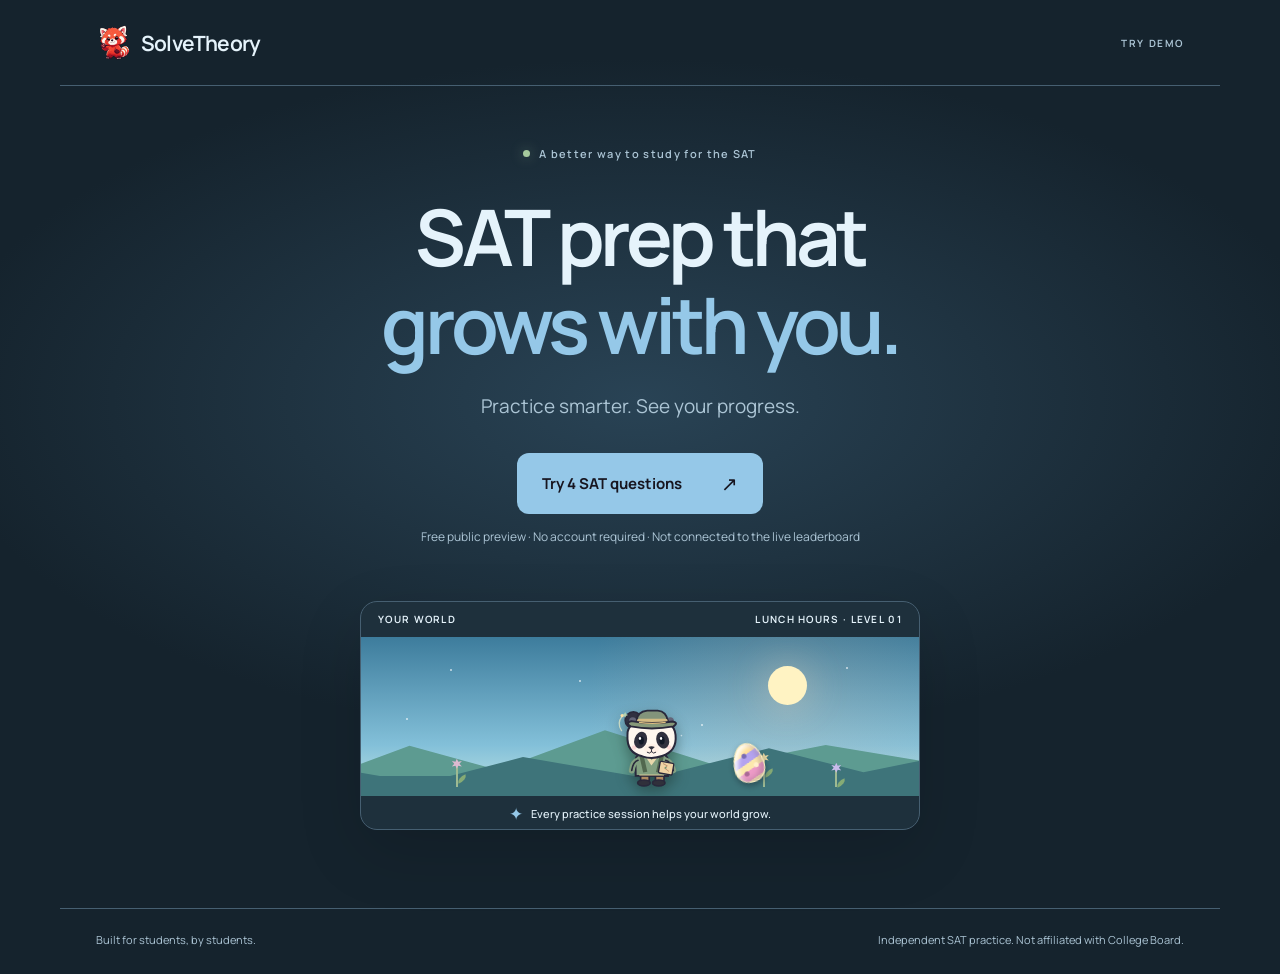
<file: index.html>
<!doctype html>
<html lang="en">
<head>
  <meta charset="utf-8">
  <meta name="viewport" content="width=device-width, initial-scale=1">
  <meta name="theme-color" content="#17191d">
  <meta name="description" content="SolveTheory turns SAT practice into visible progress. Practice smarter, improve your skills and grow your world. Try a free four-question preview.">
  <meta property="og:title" content="SolveTheory — SAT prep that grows with you">
  <meta property="og:description" content="Practice smarter. See your progress. Grow your world. Try a four-question public preview.">
  <meta property="og:type" content="website">
  <title>SolveTheory — SAT prep that grows with you</title>
  <link rel="icon" href="data:image/svg+xml,%3Csvg xmlns='http://www.w3.org/2000/svg' viewBox='0 0 64 64'%3E%3Crect width='64' height='64' rx='16' fill='%2317191d'/%3E%3Cpath d='M14 21 32 13l18 8v22l-18 8-18-8Z M32 13v38 M14 21l18 8 18-8' fill='none' stroke='%23c1b2ef' stroke-width='4' stroke-linejoin='round'/%3E%3C/svg%3E">
  <link rel="stylesheet" href="./styles.css">
  <script type="module" src="./site.js"></script>
</head>
<body id="top" data-world="city">
  <a class="skip" href="#main">Skip to content</a>
  <div class="page">
    <header class="header">
      <a class="brand" href="./" aria-label="SolveTheory home">
        <img class="brand-icon" src="./solvetheory-panda-icon.svg" alt="" width="35" height="35">
        <span>SolveTheory</span>
      </a>
      <a class="header-tag" href="./demo.html">TRY DEMO</a>
    </header>
    <main id="main">
      <div class="hero">
        <div class="hero-copy">
          <p class="eyebrow"><span class="light" aria-hidden="true"></span> A better way to study for the SAT</p>
          <h1>SAT prep that<br><span>grows with you.</span></h1>
          <p class="subtitle">Practice smarter. See your progress.</p>
          <a class="cta" href="./demo.html">Try 4 SAT questions <span aria-hidden="true">↗</span></a>
          <p class="sub-cta">Free public preview · No account required · Not connected to the live leaderboard</p>
        </div>
        <div class="world">
          <div class="world-top"><span>YOUR WORLD</span><span id="landing-world-label">LEVEL 01</span></div>
          <div class="sky">
            <div class="glow"></div><div class="sun"></div>
            <div class="stars"><i></i><i></i><i></i><i></i><i></i></div>
            <div class="hill hill-back"></div><div class="hill hill-front"></div>
            <div class="ground"></div>
            <div class="flower flower-one"><i></i></div>
            <div class="flower flower-two"><i></i></div>
            <div class="flower flower-three"><i></i></div>
            <img class="panda" src="./panda.svg" alt="" aria-hidden="true">
            <span class="garden-easter-egg" aria-hidden="true"><span class="garden-egg-shell" aria-hidden="true"><i></i><b></b><em></em></span></span>
          </div>
          <div class="world-bottom"><span class="world-spark">✦</span> Every practice session helps your world grow.</div>
        </div>
      </div>
    </main>
    <footer class="footer">
      <span>Built for students, by students.</span>
      <span>Independent SAT practice. Not affiliated with College Board.</span>
    </footer>
  </div>

</body>
</html>
</file>
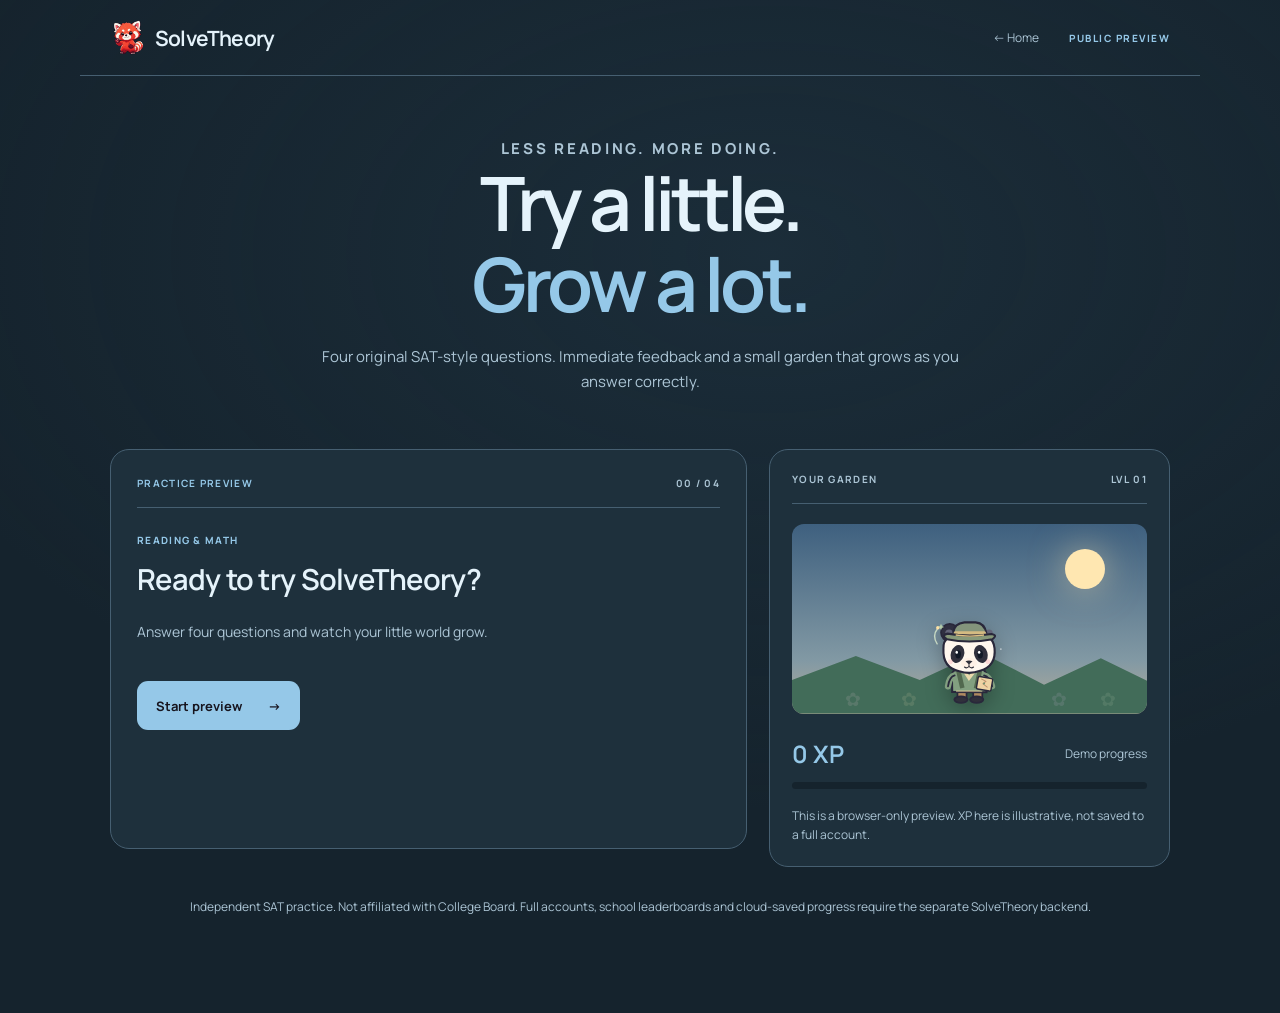
<file: demo.html>
<!doctype html>
<html lang="en">
<head>
  <meta charset="utf-8">
  <meta name="viewport" content="width=device-width,initial-scale=1">
  <meta name="theme-color" content="#17191d">
  <meta name="description" content="Try a free four-question SAT practice preview from SolveTheory.">
  <title>Try SolveTheory — 4-question preview</title>
  <link rel="icon" href="./favicon.svg">
  <link rel="stylesheet" href="./styles.css">
  <link rel="stylesheet" href="./beta.css">
  <script type="module" src="./site.js"></script>
  <script defer src="./beta-demo.js"></script>
</head>
<body data-world="city">
  <div class="beta-shell">
    <header class="beta-header">
      <a href="./" class="brand" aria-label="SolveTheory home"><img class="brand-icon" src="./solvetheory-panda-icon.svg" width="35" height="35" alt=""><span>SolveTheory</span></a>
      <div class="beta-header-right"><a href="./" class="beta-exit">← Home</a><span class="beta-tag">PUBLIC PREVIEW</span></div>
    </header>
    <main class="beta-main">
      <div class="beta-intro">
        <p class="beta-eyebrow">LESS READING. MORE DOING.</p>
        <h1>Try a little.<br><em>Grow a lot.</em></h1>
        <p>Four original SAT-style questions. Immediate feedback and a small garden that grows as you answer correctly.</p>
      </div>
      <div class="beta-layout">
        <section class="beta-quiz" aria-label="SAT question preview">
          <div class="quiz-header"><span class="quiz-mode">PRACTICE PREVIEW</span><span id="question-number">00 / 04</span></div>
          <div id="question-area">
            <div class="quiz-skill">READING &amp; MATH</div>
            <h2>Ready to try SolveTheory?</h2>
            <p>Answer four questions and watch your little world grow.</p>
            <button type="button" class="beta-primary" id="start-preview">Start preview <span aria-hidden="true">→</span></button>
          </div>
        </section>
        <aside class="beta-world" aria-label="Illustrative study progress">
          <div class="beta-world-heading"><span>YOUR GARDEN</span><span id="beta-level">LVL 01</span></div>
          <div class="beta-scene">
            <div class="beta-sun"></div><div class="beta-hill"></div>
            <img class="beta-panda" src="./panda.svg" alt="Cartoon panda companion">
            <span class="beta-flower" id="flower-one" aria-hidden="true">✿</span>
            <span class="beta-flower" id="flower-two" aria-hidden="true">✿</span>
            <span class="beta-flower" id="flower-three" aria-hidden="true">✿</span>
            <span class="beta-flower" id="flower-four" aria-hidden="true">✿</span>
          </div>
          <div class="beta-xp"><span id="beta-xp">0 XP</span><span>Demo progress</span></div>
          <div class="beta-progress" role="presentation"><div id="beta-progress-fill"></div></div>
          <p class="beta-world-note">This is a browser-only preview. XP here is illustrative, not saved to a full account.</p>
        </aside>
      </div>
      <p class="beta-disclaimer">Independent SAT practice. Not affiliated with College Board. Full accounts, school leaderboards and cloud-saved progress require the separate SolveTheory backend.</p>
    </main>
  </div>
</body>
</html>
</file>
<file: styles.css>
@import url('https://fonts.googleapis.com/css2?family=Manrope:wght@400..800&display=swap');
:root{color-scheme:dark;--bg:#17191d;--panel:#1e2026;--text:#efeee9;--muted:#a0a2ae;--line:#30323b;--accent:#c1b2ef;--soft:#2b283d;--sky-top:#141b30;--sky-mid:#33405f;--sky-low:#8c819a;--sun:#fff0c4;--hill:#344b51;--hill-deep:#24383a}
*{box-sizing:border-box}html{scroll-behavior:smooth}body{min-width:320px;margin:0;background:var(--bg);color:var(--text);font-family:-apple-system,BlinkMacSystemFont,"SF Pro Text","Segoe UI",Arial,sans-serif;-webkit-font-smoothing:antialiased}a{color:inherit;text-decoration:none}button,input{font:inherit}a:focus-visible,button:focus-visible,input:focus-visible{outline:3px solid var(--accent);outline-offset:4px}.skip{position:absolute;left:20px;top:-100px;background:var(--accent);color:#17191d;padding:12px;z-index:20}.skip:focus{top:15px}.page{min-height:100svh;display:flex;flex-direction:column;background:radial-gradient(ellipse 55% 35% at 50% 41%,#252333ab,transparent 100%),var(--bg)}.header{width:min(100%,1160px);height:86px;margin:auto;padding:0 36px;display:flex;align-items:center;justify-content:space-between;border-bottom:1px solid var(--line)}.brand{display:flex;align-items:center;gap:10px;font-size:21px;font-weight:650;letter-spacing:-.8px}.brand svg{color:var(--accent);width:32px;height:32px}.header-tag{font-size:10px;font-weight:650;letter-spacing:.16em;color:#b2a8bd}main{flex:1;display:flex}.hero{width:min(100%,1160px);padding:60px 36px 78px;margin:auto;display:flex;flex-direction:column;align-items:center}.hero-copy{display:flex;align-items:center;flex-direction:column;text-align:center}.eyebrow{display:flex;align-items:center;gap:9px;font-size:11px;color:var(--muted);font-weight:600;letter-spacing:.12em;margin:0 0 31px}.light{display:inline-block;width:7px;height:7px;border-radius:50%;background:#a6ca9d;box-shadow:0 0 13px #a6ca9d77}.hero h1{font-size:clamp(43px,6.4vw,78px);font-weight:650;letter-spacing:-.055em;line-height:1.13;margin:0}.hero h1 span{color:var(--accent)}.subtitle{font-size:clamp(15px,1.7vw,19px);color:var(--muted);margin:24px 0 32px;line-height:1.5}.cta,.submit{border:none;display:inline-flex;align-items:center;justify-content:center;gap:39px;border-radius:12px;background:var(--accent);color:#221e2c;font-weight:700;padding:17px 25px;min-height:56px;font-size:15px;transition:filter .15s,transform .15s;cursor:pointer}.cta:hover,.submit:hover{filter:brightness(1.1);transform:translateY(-2px)}.cta span{font-size:20px;font-weight:500}.sub-cta{margin:14px 0 0;font-size:12px;color:#8c8b98}.world{width:min(560px,100%);height:229px;margin-top:56px;overflow:hidden;border:1px solid #444653;border-radius:17px;background:#20242c;box-shadow:0 25px 70px #080a1060}.world-top,.world-bottom{height:35px;display:flex;align-items:center;justify-content:space-between;padding:0 17px;font-size:10px;letter-spacing:.13em;font-weight:650;color:#c6c3c7}.world-bottom{justify-content:center;font-size:11px;letter-spacing:normal;color:#b6b7bd;font-weight:500}.world-spark{color:#ddc88b;font-size:17px;margin-right:8px}.sky{height:159px;position:relative;overflow:hidden;background:linear-gradient(var(--sky-top),var(--sky-mid) 68%,var(--sky-low))}.glow{position:absolute;inset:0;background:radial-gradient(circle at 76% 44%,#e3bda133,transparent 46%)}.sun{position:absolute;right:20%;top:29px;width:39px;height:39px;border-radius:50%;background:var(--sun);box-shadow:0 0 40px #f5dabb6e}.stars{position:absolute;inset:0;opacity:.7}.stars i{position:absolute;width:2px;height:2px;background:white;border-radius:50%}.stars i:nth-child(1){top:20%;left:16%}.stars i:nth-child(2){top:27%;left:39%}.stars i:nth-child(3){top:55%;left:61%}.stars i:nth-child(4){top:19%;left:87%}.stars i:nth-child(5){top:51%;left:8%}.hill{position:absolute;left:-6%;width:113%;height:78px;bottom:0}.hill-back{background:var(--hill);clip-path:polygon(0 75%,13% 36%,27% 67%,44% 16%,62% 62%,79% 35%,100% 63%,100% 100%,0 100%)}.hill-front{background:var(--hill-deep);height:69px;clip-path:polygon(0 58%,15% 82%,31% 44%,51% 75%,70% 31%,85% 66%,100% 38%,100% 100%,0 100%)}.ground{position:absolute;bottom:0;height:20px;width:100%;background:#304632}.flower{position:absolute;width:2px;height:23px;background:#9eba93;bottom:9px}.flower:before{content:"";width:10px;height:10px;position:absolute;left:-4px;top:-5px;background:#dcbad1;clip-path:polygon(50% 0,64% 30%,100% 22%,76% 50%,100% 78%,64% 69%,50% 100%,36% 69%,0 78%,24% 50%,0 22%,36% 30%)}.flower i{position:absolute;left:1px;top:12px;width:10px;height:6px;background:#86ab75;border-radius:100% 0;transform:rotate(-22deg)}.flower-one{left:17%}.flower-two{left:72%;height:29px}.flower-two:before{background:#ecdaa3}.flower-three{left:85%;height:19px}.flower-three:before{background:#c9bbeb}.panda{position:absolute;bottom:7px;left:45%;width:79px;height:91px;object-fit:contain;filter:drop-shadow(0 6px 7px #12241b70)}.footer{border-top:1px solid var(--line);width:min(100%,1160px);margin:auto;padding:23px 36px 27px;display:flex;justify-content:space-between;gap:18px;color:#858591;font-size:11px}.modal{position:fixed;inset:0;z-index:10;display:none;align-items:center;justify-content:center;padding:24px;overflow-y:auto}.modal:target{display:flex}.modal-scrim{position:fixed;inset:0;background:#090b13d9;backdrop-filter:blur(6px)}.modal-card{position:relative;width:min(100%,530px);max-height:calc(100svh - 32px);overflow-y:auto;background:#202228;border:1px solid #42434e;border-radius:22px;padding:32px;box-shadow:0 28px 80px #0009}.close{position:absolute;top:15px;right:20px;font-size:30px;line-height:1;color:#a9aab3;min-width:32px;text-align:center}.close:hover{color:white}.form-kicker{font-size:10px;letter-spacing:.16em;color:var(--accent);font-weight:750}.form-header h2{font-size:35px;letter-spacing:-.04em;line-height:1.15;margin:10px 0}.form-header p{font-size:14px;color:var(--muted);margin:0 0 25px}.modal form label{display:block;color:#e6e4eb;font-size:12px;font-weight:600}.modal form input{display:block;margin-top:8px;width:100%;height:47px;color:var(--text);border:1px solid #4b4b56;border-radius:10px;background:#17191e;padding:10px 13px;outline-offset:2px}.modal form input::placeholder{color:#777884}.modal form input:focus{border-color:var(--accent)}.modal form label+label,.modal form .two-col+label,.modal form label+.two-col{margin-top:15px}.two-col{display:grid;grid-template-columns:1fr 1fr;gap:12px}.two-col label+label{margin-top:0!important}.optional{margin-top:15px}.optional small{font-weight:400;color:#9997a2;float:right}.submit{width:100%;margin-top:22px;justify-content:space-between}.privacy{font-size:11px;line-height:1.6;color:#90919b;margin:13px 0 0;text-align:center}.bot-field{position:absolute;left:-10000px;opacity:0;width:1px;height:1px;overflow:hidden}
body[data-world="morning"]{--sky-top:#657b98;--sky-mid:#b7aeb4;--sky-low:#e5cdb3;--sun:#ffe4ab;--hill:#728e8c;--hill-deep:#547b6c}body[data-world="midday"]{--sky-top:#588aa3;--sky-mid:#8abbd0;--sky-low:#c5d8d4;--sun:#fff1b8;--hill:#5c8d87;--hill-deep:#3d756a}body[data-world="evening"]{--sky-top:#54476c;--sky-mid:#b37685;--sky-low:#e0ac8d;--sun:#ffdda4;--hill:#665b6d;--hill-deep:#3d4a59}body[data-world="night"]{--sky-top:#141b30;--sky-mid:#33405f;--sky-low:#8c819a;--sun:#fff0c4;--hill:#344b51;--hill-deep:#24383a}
@media(max-width:650px){.header{height:70px;padding:0 19px}.brand{font-size:19px}.header-tag{font-size:9px}.hero{padding:70px 20px 62px}.eyebrow{letter-spacing:.045em;font-size:10px}.hero h1{font-size:clamp(41px,10vw,59px)}.subtitle{margin:21px 0 28px}.world{margin-top:48px}.footer{padding:20px;flex-direction:column;align-items:center;text-align:center;gap:8px}.modal{padding:10px;align-items:center}.modal-card{padding:25px 19px;border-radius:16px;max-height:calc(100svh - 20px)}.form-header h2{font-size:30px}.two-col{gap:9px}.two-col input{padding:8px!important}.panda{left:42%}}@media(max-width:390px){.two-col{grid-template-columns:1fr}.two-col label+label{margin-top:13px!important}}@media(prefers-reduced-motion:reduce){*,*:before,*:after{scroll-behavior:auto!important;transition:none!important}}

[hidden]{display:none!important}
.form-error{margin:18px 0 0;padding:12px 14px;border-radius:10px;color:#ffd5d5;background:#432d36;border:1px solid #80515e;font-size:13px;line-height:1.5}
.submit:disabled{cursor:wait;opacity:.75;transform:none}
.join-success{text-align:center;padding:20px 5px 8px;outline:none}
.join-success-icon{width:68px;height:68px;margin:0 auto 23px;border-radius:20px;background:#31364b;color:#c1b2ef;display:grid;place-items:center;font-size:36px}
.join-success h2{font-size:clamp(27px,5vw,35px);letter-spacing:-.04em;line-height:1.2;margin:0 0 12px}
.join-success p{font-size:14px;color:#a0a2ae;line-height:1.65;max-width:345px;margin:0 auto 25px}
.join-success .join-success-close{display:flex;width:100%}

:root{--on-accent:#211b31;--scene-glow:#2b283d}
body{background:var(--bg);color:var(--text)}
body.light-appearance{color-scheme:light}
.page{background:radial-gradient(ellipse 55% 45% at 50% 38%,color-mix(in srgb,var(--scene-glow) 25%,transparent),transparent 82%),var(--bg)}
.header,.footer{border-color:var(--line)}
.brand{color:var(--text)}
.brand-icon{width:35px;height:35px;object-fit:contain;flex-shrink:0}
.header-tag,.eyebrow,.subtitle,.sub-cta,.footer{color:var(--secondary)}
.hero h1{color:var(--text)}
.hero h1 span{color:var(--accent)}
.cta,.submit{background:var(--accent);color:var(--on-accent)}
.world{background:var(--panel);border-color:var(--line);box-shadow:0 22px 65px #00000023}
.world-top,.world-bottom{color:var(--secondary)}
.world-spark{color:var(--accent)}
.modal-card{background:var(--panel);border-color:var(--line);color:var(--text)}
.close{color:var(--secondary)}
.close:hover{color:var(--text)}
.form-kicker{color:var(--accent)}
.form-header p,.privacy,.optional small,.join-success p{color:var(--secondary)}
.modal form label{color:var(--text)}
.modal form input{background:var(--bg);border-color:var(--line);color:var(--text)}
.modal form input::placeholder{color:var(--secondary);opacity:.8}
.modal form input:focus{border-color:var(--accent)}
.join-success-icon{background:var(--soft);color:var(--accent)}
body.light-appearance .world{box-shadow:0 22px 55px #201f2821}
body.light-appearance .modal-scrim{background:#11151d85}
body.light-appearance .form-error{color:#793043;background:#f6e3e7;border-color:#bd7d8f}
body[data-world="cafe"]{--sky-top:#76534b;--sky-mid:#cf9974;--sky-low:#f3cba5;--sun:#ffe8b4;--hill:#8e8b70;--hill-deep:#567563}
body[data-world="lunch"]{--sky-top:#497c9b;--sky-mid:#83b8d0;--sky-low:#cce0e4;--sun:#fff0b6;--hill:#638e93;--hill-deep:#3f746e}
body[data-world="golden"]{--sky-top:#50364c;--sky-mid:#aa7382;--sky-low:#dfaa91;--sun:#ffdbac;--hill:#736475;--hill-deep:#4b5161}
body[data-world="city"]{--sky-top:#141c37;--sky-mid:#304465;--sky-low:#8386aa;--sun:#fff0ca;--hill:#344b60;--hill-deep:#243848}
body[data-world="after"]{--sky-top:#100f28;--sky-mid:#29254e;--sky-low:#605b91;--sun:#e5ddff;--hill:#34325c;--hill-deep:#252341}
body.light-appearance[data-world="cafe"]{--sky-top:#a27d5c;--sky-mid:#e1b285;--sky-low:#f6debd}
body.light-appearance[data-world="golden"]{--sky-top:#946c82;--sky-mid:#cb9293;--sky-low:#f1b59b}
body.light-appearance[data-world="city"]{--sky-top:#557bad;--sky-mid:#91a9c7;--sky-low:#dae4eb}
body.light-appearance[data-world="after"]{--sky-top:#65638c;--sky-mid:#a5a0ce;--sky-low:#dbd3ec}
@media(max-width:650px){.brand-icon{width:32px;height:32px}.world-top{font-size:9px}}


.header-secret-wrap{display:flex;align-items:center;gap:13px}
.secret-button{display:grid;place-items:center;width:33px;height:33px;border-radius:10px;border:1px solid transparent;color:var(--accent);font-size:19px;transition:transform .2s ease,background .2s ease,border-color .2s ease}
.secret-button:hover,.secret-button:focus-visible{background:var(--soft);border-color:var(--line);transform:rotate(18deg) scale(1.08)}
.secret-card{text-align:center;max-width:450px;padding:35px 34px 29px}
.secret-panda{display:grid;place-items:center;width:65px;height:65px;border-radius:22px;background:var(--soft);border:1px solid var(--line);margin:4px auto 25px;color:var(--accent);font-size:37px;transform:rotate(-8deg)}
.secret-card h2{font-size:clamp(32px,5vw,42px);letter-spacing:-.05em;margin:12px 0 8px;line-height:1.12}
.secret-card .secret-subtitle{font-size:14px;color:var(--secondary);margin:0 auto 26px;line-height:1.6}
.secret-card .secret-label{text-align:left;font-size:12px;letter-spacing:.01em;font-weight:700}
.secret-card input[type="password"]{height:54px;font-size:15px;margin-top:9px;letter-spacing:.02em}
.secret-submit{width:100%;display:flex;justify-content:space-between;margin-top:19px}
.secret-submit:disabled{opacity:.7;cursor:progress}
.secret-card .secret-footnote{font-size:12px;color:var(--secondary);margin:18px 0 0}
@media(max-width:600px){.header-secret-wrap{gap:5px}.secret-button{width:30px;height:30px}.secret-card{padding:28px 22px 25px}}
@media(prefers-reduced-motion:reduce){.secret-button{transition:none}}


.garden-easter-egg{position:absolute;left:65%;bottom:7px;z-index:8;display:flex;align-items:center;justify-content:center;width:48px;height:53px;transform:rotate(-13deg);cursor:pointer;transition:transform .2s ease,filter .2s ease;filter:drop-shadow(0 3px 3px #19232e75)}
.garden-easter-egg:hover,.garden-easter-egg:focus-visible{transform:rotate(7deg) scale(1.2);filter:drop-shadow(0 4px 8px #19232eb0)}
.garden-egg-shell{position:relative;display:block;width:31px;height:40px;border-radius:52% 52% 47% 47% / 64% 64% 39% 39%;background:linear-gradient(158deg,#ffdf97 0 31%,#b4a3ef 32% 49%,#fce9ad 50% 64%,#ed9bc7 65% 84%,#fff1b9 85%);border:1.5px solid #fff2c3;box-shadow:inset -4px -3px 5px #825e7655,inset 3px 3px 4px #ffffffe0}
.garden-egg-shell i,.garden-egg-shell b,.garden-egg-shell em{position:absolute;width:5px;height:5px;background:#796bb5;border-radius:50%;top:9px;left:9px}
.garden-egg-shell b{top:20px;left:19px;background:#fff0cc}
.garden-egg-shell em{top:27px;left:8px;background:#a96996}
.garden-easter-egg:focus-visible{outline:2px solid var(--accent);outline-offset:4px;border-radius:12px}
.beta-signup-main{width:min(100%,560px);display:block;padding:48px 18px 75px;margin:auto}
.beta-signup-card{background:var(--panel);border:1px solid var(--line);border-radius:22px;padding:36px;box-shadow:0 20px 70px #00000018}
.beta-signup-egg{display:block;text-align:center;font-size:46px;line-height:1.2;margin:0 auto 12px}
.beta-signup-card .beta-eyebrow{margin:0 0 12px;text-align:center}
.beta-signup-card h1{font-size:clamp(39px,6vw,58px);line-height:1.1;letter-spacing:-.05em;font-weight:650;text-align:center;margin:0 0 12px}
.beta-signup-card h1 em{color:var(--accent);font-style:normal}
.beta-signup-subtitle{text-align:center;color:var(--secondary);font-size:14px;margin:0 0 29px}
.beta-signup-card form label{display:block;color:var(--text);font-size:12px;font-weight:650}
.beta-signup-card input{width:100%;height:49px;border:1px solid var(--line);border-radius:10px;padding:12px;margin-top:8px;background:var(--bg);color:var(--text)}
.beta-signup-card input::placeholder{color:var(--secondary);opacity:.7}
.beta-signup-card form>.beta-two-col+label{margin-top:17px}
.beta-two-col{display:grid;grid-template-columns:1fr 1fr;gap:12px}
.beta-signup-submit{display:flex;width:100%;margin-top:23px;justify-content:space-between}
.beta-signup-submit:disabled{cursor:progress;opacity:.75}
.beta-signup-note{color:var(--secondary);font-size:11px;line-height:1.6;text-align:center;margin:15px 0 0}
@media(max-width:560px){.beta-signup-card{padding:28px 20px}.garden-easter-egg{left:67%}}
@media(max-width:370px){.beta-two-col{grid-template-columns:1fr;gap:14px}}
@media(prefers-reduced-motion:reduce){.garden-easter-egg{transition:none}}

.secret-card{max-width:395px;padding:28px 28px 25px}
.secret-panda{width:52px;height:52px;font-size:27px;margin:0 auto 15px;border-radius:16px}
.secret-card h2{font-size:30px;margin:0 0 23px;letter-spacing:-.035em}
.secret-card .secret-label{font-size:12px}
.secret-card input[type="password"]{margin-top:8px;height:50px}
.secret-submit{margin-top:16px}
@media(max-width:600px){.secret-card{padding:25px 20px 23px}}

:root{--pvak-font:'Manrope','Avenir Next','Helvetica Neue',Arial,sans-serif}
body,button,input,textarea,select,h1,h2,h3,h4,p,small,strong{font-family:var(--pvak-font)}

.sub-cta a{color:var(--accent);text-decoration:underline;text-underline-offset:3px;font-weight:650}.sub-cta a:hover{color:var(--text)}

html{--scene-top:#111b32;--scene-mid:#31415e;--scene-low:#8d819b;--scene-sun:#f9e9c6;--scene-hill:#344b51;--scene-ground:#24383a}
html[data-world="cafe"]{--scene-top:#53413e;--scene-mid:#a1795f;--scene-low:#ddad87;--scene-sun:#ffe3a4;--scene-hill:#68765e;--scene-ground:#435f4d}
html[data-world="lunch"]{--scene-top:#3d7c9c;--scene-mid:#83c0d9;--scene-low:#c0e4e3;--scene-sun:#fff3c3;--scene-hill:#5d9b91;--scene-ground:#3e747a}
html[data-world="golden"]{--scene-top:#4e456b;--scene-mid:#b47a8c;--scene-low:#e6aa8e;--scene-sun:#ffdba2;--scene-hill:#775f7d;--scene-ground:#4d5369}
html[data-world="city"]{--scene-top:#141b30;--scene-mid:#33405f;--scene-low:#8c819a;--scene-sun:#fff0c4;--scene-hill:#344b51;--scene-ground:#24383a}
html[data-world="after"]{--scene-top:#0d1027;--scene-mid:#252249;--scene-low:#514970;--scene-sun:#d9c8ef;--scene-hill:#383151;--scene-ground:#25233f}
body{transition:background-color .6s,color .6s}
.page{background:radial-gradient(ellipse 55% 35% at 50% 41%,var(--soft),transparent 100%),var(--bg)}
.world{background:var(--panel);border-color:var(--line)}
.sky{background:linear-gradient(var(--scene-top),var(--scene-mid) 68%,var(--scene-low));transition:background .8s}
.sun{background:var(--scene-sun)}
.hill-back{background:var(--scene-hill)}
.hill-front{background:var(--scene-ground)}
.ground{background:var(--scene-ground)}
.header-tag,.sub-cta,.footer{color:var(--secondary,var(--muted))}
.cta,.submit{color:var(--on-accent,#17191d)}
.world-top,.world-bottom{color:var(--text)}
</file>
<file: beta.css>
.beta-shell{min-height:100svh;background:radial-gradient(ellipse 70% 55% at 60% 25%,color-mix(in srgb,var(--soft) 30%,transparent),transparent),var(--bg);color:var(--text)}
.beta-header{width:min(1120px,100%);margin:auto;padding:20px 30px;display:flex;align-items:center;justify-content:space-between;border-bottom:1px solid var(--line)}
.beta-header-right{display:flex;gap:22px;align-items:center}
.beta-tag{color:var(--accent);font-size:10px;font-weight:750;letter-spacing:.15em}
.beta-exit{font-size:12px;color:var(--secondary);padding:8px}
.beta-exit:hover{color:var(--text)}
.beta-main{max-width:1120px;margin:auto;display:block;padding:60px 30px 85px}
.beta-intro{text-align:center;margin:0 auto 54px;max-width:650px}
.beta-eyebrow{font-size:11px;letter-spacing:.18em;color:var(--accent);font-weight:750;margin-bottom:20px}
.beta-intro h1{font-size:clamp(43px,7vw,75px);line-height:1.08;letter-spacing:-.055em;margin:0 0 20px;font-weight:650}
.beta-intro h1 em{font-style:normal;color:var(--accent)}
.beta-intro p{font-size:15px;color:var(--secondary);line-height:1.7;margin:0 auto}
.beta-layout{display:grid;grid-template-columns:minmax(0,1.35fr) minmax(280px,.85fr);gap:22px;align-items:start}
.beta-quiz,.beta-world{border:1px solid var(--line);border-radius:19px;background:var(--panel);overflow:hidden}
.beta-quiz{min-height:400px;padding:26px}
.quiz-header,.beta-world-heading{display:flex;justify-content:space-between;align-items:center;gap:20px;border-bottom:1px solid var(--line);padding-bottom:17px;margin-bottom:25px;font-size:10px;letter-spacing:.13em;color:var(--secondary);font-weight:700}
.quiz-mode{color:var(--accent)}
#question-area h2{font-size:clamp(22px,2.5vw,29px);font-weight:620;letter-spacing:-.025em;line-height:1.38;margin:12px 0 21px}
#question-area p{font-size:14px;line-height:1.75;color:var(--secondary)}
.quiz-skill{text-transform:uppercase;color:var(--accent);font-size:10px;letter-spacing:.13em;font-weight:750}
.quiz-passage{font-family:Georgia,serif;color:var(--text)!important;font-size:15px!important;line-height:1.78!important;padding:19px;background:var(--bg);border:1px solid var(--line);border-radius:11px}
.quiz-choices{display:flex;flex-direction:column;gap:10px}
.quiz-choice{display:flex;align-items:center;gap:14px;width:100%;text-align:left;padding:13px 15px;background:var(--bg);border:1px solid var(--line);border-radius:11px;color:var(--text);font-size:13px;line-height:1.55;cursor:pointer}
.quiz-choice:not(:disabled):hover{border-color:var(--accent)}
.quiz-choice:disabled{cursor:default;opacity:.85}
.quiz-choice.correct{border-color:#75b4a0;background:color-mix(in srgb,#75b4a0 13%,var(--bg));opacity:1}
.quiz-choice.incorrect{border-color:#d39191;background:color-mix(in srgb,#d39191 12%,var(--bg))}
.quiz-letter{width:24px;height:24px;display:grid;place-items:center;flex-shrink:0;border:1px solid var(--line);border-radius:50%;font-size:11px}
.beta-primary{margin-top:23px;display:inline-flex;align-items:center;justify-content:space-between;gap:26px;border:none;border-radius:11px;padding:14px 19px;min-height:49px;color:var(--on-accent);background:var(--accent);font-weight:700;font-size:13px;cursor:pointer}
.quiz-next{width:100%}
.quiz-feedback{margin-top:17px;background:var(--bg);border:1px solid var(--line);border-radius:11px;padding:17px}
.quiz-feedback strong{color:var(--accent);font-size:14px}
.quiz-feedback p{margin:8px 0 0;font-size:13px!important}
.quiz-complete{font-size:16px!important}
.quiz-complete strong{color:var(--text)}
.beta-invite{display:inline-block;font-size:13px;margin-left:16px;color:var(--accent);font-weight:650}
.beta-world{padding:22px}
.beta-world-heading{margin-bottom:20px}
.beta-scene{position:relative;height:190px;overflow:hidden;border-radius:12px;background:linear-gradient(180deg,#3e607f,#8299a4 72%,#b4ac9a)}
.beta-sun{position:absolute;right:42px;top:25px;border-radius:50%;width:40px;height:40px;background:#ffe7b1;box-shadow:0 0 35px #ffe7b180}
.beta-hill{position:absolute;inset:auto 0 0;height:80px;background:#426c59;clip-path:polygon(0 58%,18% 28%,36% 58%,53% 23%,71% 64%,87% 31%,100% 59%,100% 100%,0 100%)}
.beta-panda{position:absolute;left:calc(50% - 42px);bottom:2px;width:84px;height:108px;object-fit:contain;filter:drop-shadow(0 6px 10px #0004)}
.beta-flower{position:absolute;bottom:12px;color:#ffd7e4;font-size:25px;opacity:.12;transform:translateY(14px) scale(.75);transition:opacity .4s,transform .4s}
.beta-flower.grown{opacity:1;transform:none}
#flower-one{left:14%}#flower-two{left:30%;color:#f0e4b4}#flower-three{left:72%;color:#e5c4ee}#flower-four{left:86%;color:#c8debd}
.beta-xp{display:flex;justify-content:space-between;margin:23px 0 12px;align-items:center;gap:10px}
.beta-xp span:first-child{font-size:24px;font-weight:650;color:var(--accent)}
.beta-xp span:last-child{font-size:12px;color:var(--secondary)}
.beta-progress{background:var(--bg);height:7px;border-radius:20px;overflow:hidden}
.beta-progress div{background:var(--accent);width:0;height:100%;transition:width .35s ease}
.beta-world-note{font-size:12px;color:var(--secondary);line-height:1.6;margin:17px 0 0}
.beta-disclaimer{margin-top:30px;text-align:center;color:var(--secondary);font-size:12px;line-height:1.6}
@media(max-width:740px){.beta-layout{grid-template-columns:1fr}.beta-main{padding:46px 20px 70px}.beta-quiz{min-height:350px;padding:20px}.beta-header{padding:17px 19px}.beta-tag{font-size:9px}.beta-header-right{gap:6px}.beta-intro{margin-bottom:38px}}
@media(prefers-reduced-motion:reduce){.beta-flower,.beta-progress div{transition:none}}

.beta-shell,.beta-shell h1,.beta-shell h2,.beta-shell h3,.beta-shell p,.beta-shell button,.beta-shell input,.beta-shell select{font-family:var(--pvak-font,'Manrope',Arial,sans-serif)}
</file>
